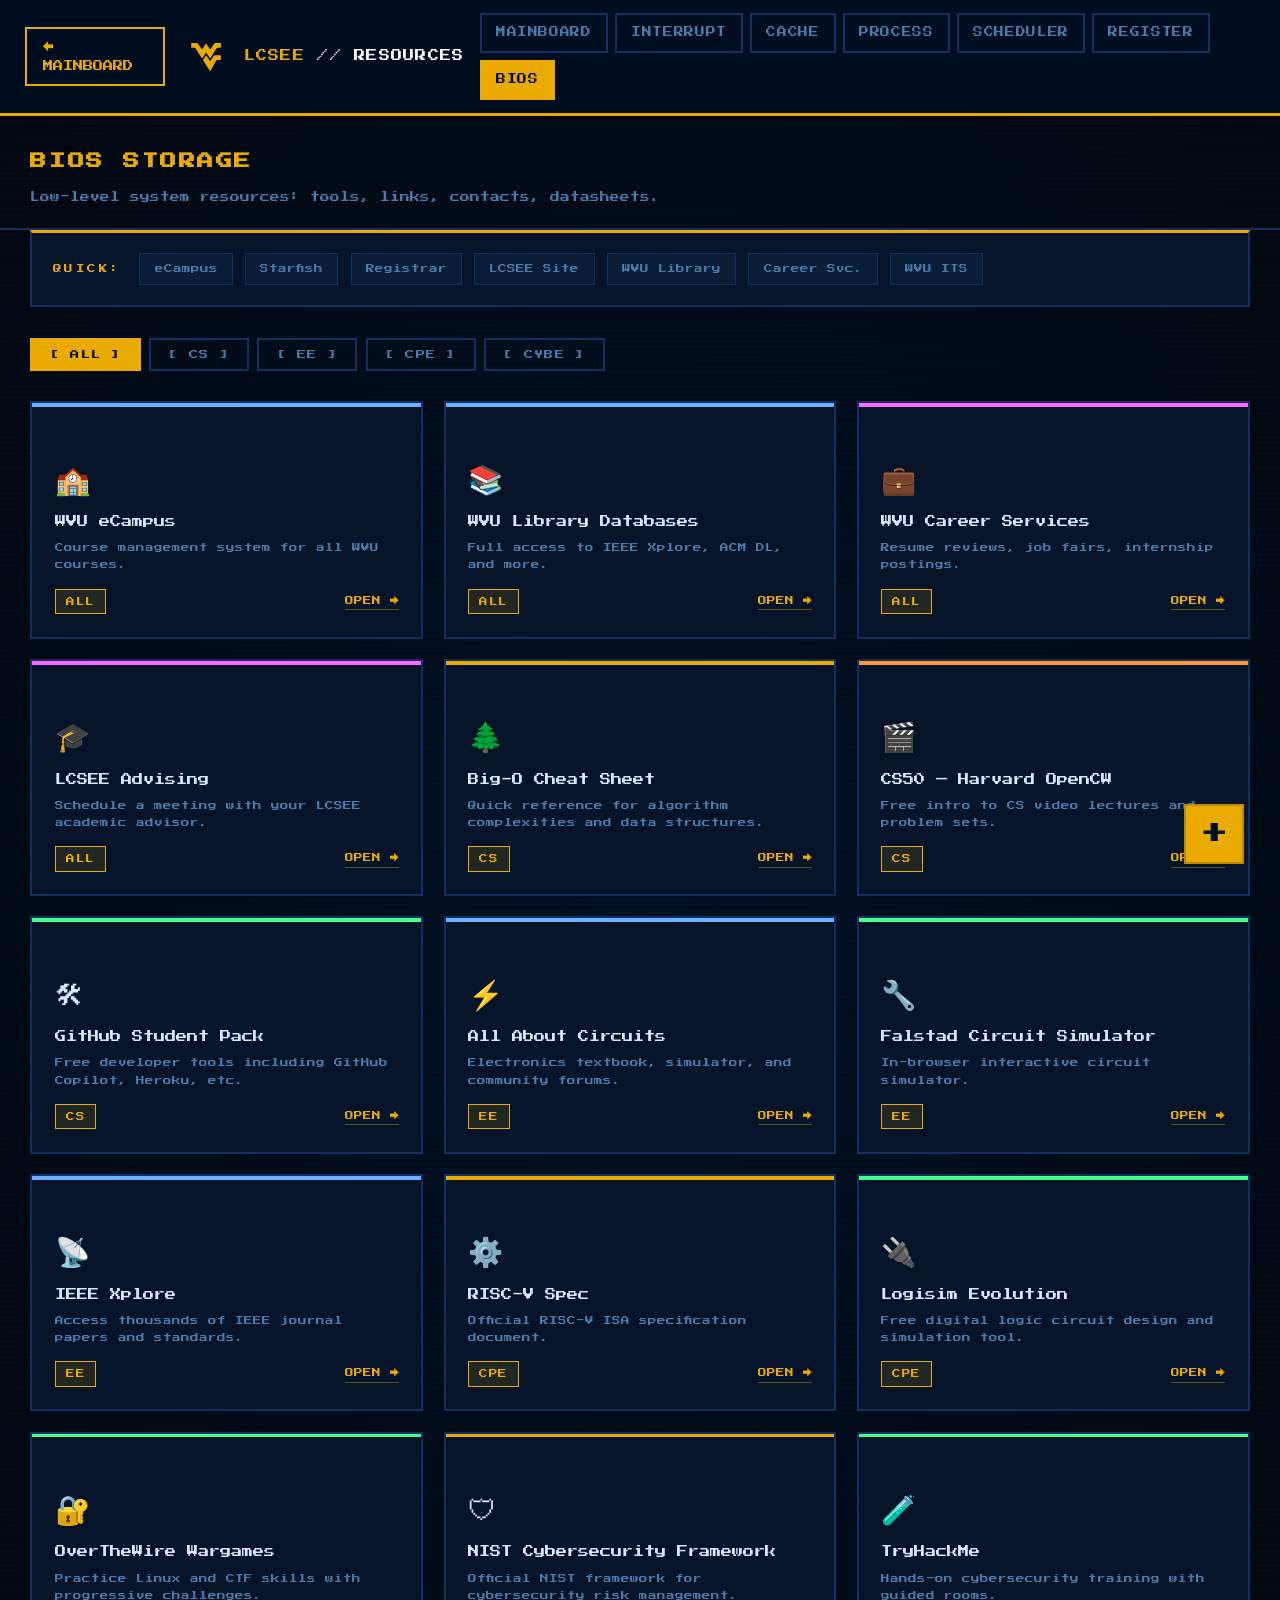
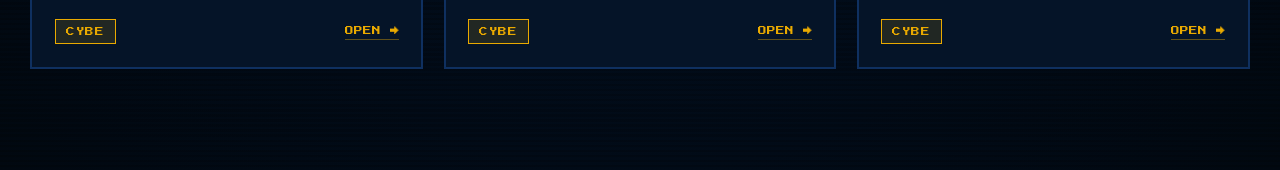
<file: homebase/resources.html>
<!DOCTYPE html>
<html lang="en">
<head>
  <meta charset="UTF-8" />
  <meta name="viewport" content="width=device-width, initial-scale=1.0" />
  <title>Resources — WVU Home Base</title>
  <link rel="stylesheet" href="style.css" />
  <style>
    .res-layout {
      max-width: min(1600px, 96vw);
      margin: 0 auto;
      padding: 0 1.5rem 3rem;
    }

    /* Major tabs */
    .major-tabs {
      display: flex;
      gap: 0.4rem;
      margin-bottom: 1.5rem;
      flex-wrap: wrap;
    }

    .major-tab {
      padding: 0.5rem 0.85rem;
      font-size: 0.45rem;
      background: transparent;
      border: 2px solid var(--border);
      color: var(--muted);
      cursor: pointer;
      font-family: var(--pixel-font);
      letter-spacing: 1px;
      transition: none;
    }

    .major-tab:hover { border-color: var(--wvu-gold); color: var(--wvu-gold); }

    .major-tab.active { background: var(--wvu-gold); color: var(--wvu-dark); border-color: var(--wvu-gold); box-shadow: var(--glow-gold); }

    .major-tab.cs   { --accent: #6ab0ff; }
    .major-tab.ee   { --accent: #44ff88; }
    .major-tab.cpe  { --accent: var(--wvu-gold); }
    .major-tab.cybe { --accent: #ff66ff; }

    /* Resource grid */
    .res-grid {
      display: grid;
      grid-template-columns: repeat(auto-fill, minmax(260px, 1fr));
      gap: 1rem;
      margin-bottom: 2rem;
    }

    .res-card {
      background: var(--surface);
      border: 2px solid var(--border);
      padding: 1.1rem;
      transition: none;
      position: relative;
      cursor: pointer;
    }

    .res-card::before {
      content: '';
      position: absolute;
      top: 0; left: 0; right: 0;
      height: 3px;
    }

    .res-card.type-link::before     { background: #6ab0ff; }
    .res-card.type-doc::before      { background: var(--wvu-gold); }
    .res-card.type-tool::before     { background: #44ff88; }
    .res-card.type-contact::before  { background: #ff66ff; }
    .res-card.type-video::before    { background: #ff9933; }

    .res-card:hover {
      border-color: var(--wvu-gold);
      box-shadow: var(--glow-gold);
    }

    .res-icon {
      font-size: 1.4rem;
      margin-bottom: 0.5rem;
      display: block;
    }

    .res-title {
      font-size: 0.55rem;
      color: var(--text);
      margin-bottom: 0.35rem;
      line-height: 1.8;
    }

    .res-desc {
      font-size: 0.42rem;
      color: var(--muted);
      line-height: 2;
      margin-bottom: 0.75rem;
    }

    .res-footer {
      display: flex;
      align-items: center;
      justify-content: space-between;
      margin-top: auto;
    }

    .res-link {
      font-size: 0.42rem;
      color: var(--wvu-gold);
      text-decoration: none;
      border-bottom: 1px solid rgba(234,170,0,0.4);
      padding-bottom: 1px;
    }

    .res-link:hover { border-color: var(--wvu-gold); }

    .res-del {
      background: none;
      border: none;
      color: transparent;
      cursor: pointer;
      font-size: 0.7rem;
      font-family: var(--pixel-font);
      transition: none;
    }

    .res-card:hover .res-del { color: var(--muted); }
    .res-del:hover { color: #ff5555 !important; }

    /* Pinned / quick links bar */
    .quicklinks {
      background: var(--surface);
      border: 2px solid var(--border);
      border-top: 3px solid var(--wvu-gold);
      padding: 1rem;
      margin-bottom: 1.5rem;
      display: flex;
      gap: 0.6rem;
      flex-wrap: wrap;
      align-items: center;
    }

    .ql-label {
      font-size: 0.42rem;
      color: var(--wvu-gold);
      letter-spacing: 2px;
      margin-right: 0.25rem;
    }

    .ql-btn {
      padding: 0.35rem 0.7rem;
      font-size: 0.42rem;
      border: 1px solid var(--border);
      color: var(--muted);
      background: var(--surface2);
      cursor: pointer;
      font-family: var(--pixel-font);
      transition: none;
      text-decoration: none;
      display: inline-block;
    }

    .ql-btn:hover { border-color: var(--wvu-gold); color: var(--wvu-gold); }

    /* FAB */
    .fab {
      position: fixed;
      bottom: 1.75rem;
      right: 1.75rem;
      background: var(--wvu-gold);
      color: var(--wvu-dark);
      border: 2px solid var(--wvu-gold-dark);
      width: 48px; height: 48px;
      font-size: 1.4rem;
      cursor: pointer;
      box-shadow: 4px 4px 0 var(--wvu-gold-dark), var(--glow-gold);
      display: flex;
      align-items: center;
      justify-content: center;
      font-family: var(--pixel-font);
      z-index: 50;
    }

    .fab:hover {
      background: var(--wvu-gold-light);
      transform: translate(2px, 2px);
      box-shadow: 2px 2px 0 var(--wvu-gold-dark);
    }
  </style>
</head>
<body>

<header class="topbar">
  <a href="index.html" class="back-btn">← MAINBOARD</a>
  <div class="topbar-logo" style="margin-left:0.5rem">
    <svg height="22" viewBox="0 0 287.90668 249.06667" style="vertical-align:middle;margin-right:7px;display:inline-block;flex-shrink:0">
      <g transform="matrix(1.3333333,0,0,-1.3333333,0,249.06667)"><g transform="scale(0.1)">
        <path fill="#EAAA00" d="m 2068.85,1867.99 h -332.91 l -19.98,-0.18 c -61.48,1.05 -83.77,-21.9 -102.23,-50.18 l -261.58,-387.69 -250.26,379.88 -8.35,12.46 c 0,0 -6.86,11.15 -18.87,11.49 v 0.02 c -0.02,0 -0.04,-0.01 -0.04,-0.01 0,0 -0.03,0.01 -0.04,0.01 v -0.02 c -12.01,-0.34 -18.87,-11.49 -18.87,-11.49 l -8.36,-12.46 -242.087,-379.88 -269.75,387.69 c -18.437,28.28 -40.726,51.23 -102.222,50.18 l -19.988,0.18 H 80.4141 L 80.3125,1551.48 H 276.363 c 41.27,0.41 60.43,-1.54 88.739,-35.52 l 11.738,-17.24 395.609,-619.814 c 0,0 12.883,-19.976 34.735,-20.086 23.578,-0.101 36.648,20.188 36.648,20.188 l 230.758,345.742 v -0.01 l 0.04,0.06 0.04,-0.06 v 0.01 l 239.59,-345.305 c 0,0 13.53,-20.465 33.86,-20.957 21.85,-0.539 33.89,20.481 33.89,20.481 l 390.41,619.751 11.74,17.24 c 20.18,31.69 45.76,35.01 87.03,34.59 l 197.66,0.93 v 316.51"/>
        <path fill="#EAAA00" d="M 1566.86,981.309 1353.46,642.91 1078.71,1041.59 867.063,730.289 1313.07,30.5313 c 15.39,-26.30083 27.59,-30.222706 33.88,-30.50005 13.47,-0.589844 21.25,6.62891 35.93,31.08985 L 1733.09,670.18 c 31.16,55.441 83.18,54.73 83.18,54.73 h 252.58 v 316.12 h -394.28 c -71.8,0 -107.71,-59.721 -107.71,-59.721"/>
      </g></g>
    </svg>
    LCSEE <span>// RESOURCES</span>
  </div>
  <nav class="topbar-nav">
    <a href="index.html"      class="nav-pill">MAINBOARD</a>
    <a href="updates.html"    class="nav-pill">INTERRUPT</a>
    <a href="flashcards.html" class="nav-pill">CACHE</a>
    <a href="tasks.html"      class="nav-pill">PROCESS</a>
    <a href="planner.html"    class="nav-pill">SCHEDULER</a>
    <a href="gpa.html"        class="nav-pill">REGISTER</a>
    <a href="resources.html"  class="nav-pill active">BIOS</a>
  </nav>
</header>

<div class="page-header" style="max-width:min(1600px,96vw);margin:0 auto;padding:1.5rem 1.5rem 1rem">
  <h1>BIOS STORAGE</h1>
  <p>Low-level system resources: tools, links, contacts, datasheets.</p>
</div>

<div class="res-layout">

  <!-- Quick Links Bar -->
  <div class="quicklinks">
    <span class="ql-label">QUICK:</span>
    <a class="ql-btn" href="https://ecampus.wvu.edu" target="_blank">eCampus</a>
    <a class="ql-btn" href="https://starfish.wvu.edu" target="_blank">Starfish</a>
    <a class="ql-btn" href="https://registrar.wvu.edu" target="_blank">Registrar</a>
    <a class="ql-btn" href="https://lcsee.wvu.edu" target="_blank">LCSEE Site</a>
    <a class="ql-btn" href="https://wvu.edu/library" target="_blank">WVU Library</a>
    <a class="ql-btn" href="https://career.wvu.edu" target="_blank">Career Svc.</a>
    <a class="ql-btn" href="https://it.wvu.edu" target="_blank">WVU ITS</a>
  </div>

  <!-- Major filter tabs -->
  <div class="major-tabs">
    <button class="major-tab active" onclick="filterMajor('all',this)">[ ALL ]</button>
    <button class="major-tab cs"   onclick="filterMajor('cs',this)"  >[ CS ]</button>
    <button class="major-tab ee"   onclick="filterMajor('ee',this)"  >[ EE ]</button>
    <button class="major-tab cpe"  onclick="filterMajor('cpe',this)" >[ CPE ]</button>
    <button class="major-tab cybe" onclick="filterMajor('cybe',this)">[ CYBE ]</button>
  </div>

  <div class="res-grid" id="resGrid"></div>

</div>

<button class="fab" onclick="openModal()" title="Add Resource">+</button>

<!-- Add Resource Modal -->
<div class="modal-overlay" id="modal">
  <div class="modal">
    <div class="modal-header">
      <h2>ADD RESOURCE</h2>
      <button class="modal-close" onclick="closeModal()">✕</button>
    </div>
    <div class="form-group">
      <label>Title</label>
      <input type="text" id="rTitle" placeholder="e.g. RISC-V Reference Card" />
    </div>
    <div class="form-group">
      <label>Description</label>
      <textarea id="rDesc" placeholder="What is this resource?" style="min-height:60px"></textarea>
    </div>
    <div class="form-group">
      <label>URL (optional)</label>
      <input type="url" id="rUrl" placeholder="https://…" />
    </div>
    <div class="grid-2">
      <div class="form-group">
        <label>Major</label>
        <select id="rMajor">
          <option value="all">All Majors</option>
          <option value="cs">Computer Science</option>
          <option value="ee">Electrical Engineering</option>
          <option value="cpe">Computer Engineering</option>
          <option value="cybe">Cyber Security</option>
        </select>
      </div>
      <div class="form-group">
        <label>Type</label>
        <select id="rType">
          <option value="link">🔗 Link</option>
          <option value="doc">📄 Document</option>
          <option value="tool">🔧 Tool</option>
          <option value="contact">👤 Contact</option>
          <option value="video">🎬 Video</option>
        </select>
      </div>
    </div>
    <div class="form-group">
      <label>Icon (emoji)</label>
      <input type="text" id="rIcon" maxlength="2" placeholder="📘" style="max-width:80px" />
    </div>
    <div style="display:flex;gap:0.75rem;justify-content:flex-end;margin-top:0.5rem">
      <button class="btn-outline" onclick="closeModal()">Cancel</button>
      <button class="btn-gold"    onclick="addResource()">Add</button>
    </div>
  </div>
</div>

<script>
const MAJOR_LABELS = { cs:'CS', ee:'EE', cpe:'CPE', cybe:'CYBE', all:'ALL' };
const TYPE_ICONS   = { link:'🔗', doc:'📄', tool:'🔧', contact:'👤', video:'🎬' };

let resources = JSON.parse(localStorage.getItem('hb_resources') || 'null') || [
  // All-major
  { id:1,  title:'WVU eCampus',              desc:'Course management system for all WVU courses.',           url:'https://ecampus.wvu.edu',                    major:'all',  type:'link',    icon:'🏫' },
  { id:2,  title:'WVU Library Databases',    desc:'Full access to IEEE Xplore, ACM DL, and more.',           url:'https://libraries.wvu.edu',                  major:'all',  type:'link',    icon:'📚' },
  { id:3,  title:'WVU Career Services',      desc:'Resume reviews, job fairs, internship postings.',         url:'https://career.wvu.edu',                     major:'all',  type:'contact', icon:'💼' },
  { id:4,  title:'LCSEE Advising',           desc:'Schedule a meeting with your LCSEE academic advisor.',    url:'https://lcsee.wvu.edu/advising',             major:'all',  type:'contact', icon:'🎓' },
  // CS
  { id:5,  title:'Big-O Cheat Sheet',        desc:'Quick reference for algorithm complexities and data structures.', url:'https://www.bigocheatsheet.com',     major:'cs',   type:'doc',     icon:'🌲' },
  { id:6,  title:'CS50 — Harvard OpenCW',   desc:'Free intro to CS video lectures and problem sets.',        url:'https://cs50.harvard.edu',                   major:'cs',   type:'video',   icon:'🎬' },
  { id:7,  title:'GitHub Student Pack',      desc:'Free developer tools including GitHub Copilot, Heroku, etc.', url:'https://education.github.com/pack',      major:'cs',   type:'tool',    icon:'🛠' },
  // EE
  { id:8,  title:'All About Circuits',       desc:'Electronics textbook, simulator, and community forums.',  url:'https://www.allaboutcircuits.com',           major:'ee',   type:'link',    icon:'⚡' },
  { id:9,  title:'Falstad Circuit Simulator',desc:'In-browser interactive circuit simulator.',                url:'https://www.falstad.com/circuit',            major:'ee',   type:'tool',    icon:'🔧' },
  { id:10, title:'IEEE Xplore',              desc:'Access thousands of IEEE journal papers and standards.',  url:'https://ieeexplore.ieee.org',                major:'ee',   type:'link',    icon:'📡' },
  // CpE
  { id:11, title:'RISC-V Spec',              desc:'Official RISC-V ISA specification document.',             url:'https://riscv.org/technical/specifications',  major:'cpe',  type:'doc',     icon:'⚙️' },
  { id:12, title:'Logisim Evolution',        desc:'Free digital logic circuit design and simulation tool.',  url:'https://github.com/logisim-evolution',        major:'cpe',  type:'tool',    icon:'🔌' },
  // CYBE
  { id:13, title:'OverTheWire Wargames',     desc:'Practice Linux and CTF skills with progressive challenges.', url:'https://overthewire.org/wargames',       major:'cybe', type:'tool',    icon:'🔐' },
  { id:14, title:'NIST Cybersecurity Framework', desc:'Official NIST framework for cybersecurity risk management.', url:'https://www.nist.gov/cyberframework', major:'cybe', type:'doc',     icon:'🛡' },
  { id:15, title:'TryHackMe',               desc:'Hands-on cybersecurity training with guided rooms.',       url:'https://tryhackme.com',                      major:'cybe', type:'tool',    icon:'🧪' },
];

function saveRes() { localStorage.setItem('hb_resources', JSON.stringify(resources)); }

let activeFilter = 'all';

function filterMajor(major, btn) {
  activeFilter = major;
  document.querySelectorAll('.major-tab').forEach(b => b.classList.remove('active'));
  btn.classList.add('active');
  renderGrid();
}

function renderGrid() {
  const filtered = resources.filter(r => activeFilter === 'all' || r.major === activeFilter);
  const el = document.getElementById('resGrid');

  if (!filtered.length) {
    el.innerHTML = '<div class="empty-state"><span class="icon">📭</span>No resources yet. Add one!</div>';
    return;
  }

  el.innerHTML = filtered.map(r => `
    <div class="res-card type-${r.type}">
      <button class="res-del" onclick="deleteRes(${r.id})">✕</button>
      <span class="res-icon">${r.icon || TYPE_ICONS[r.type]}</span>
      <div class="res-title">${r.title}</div>
      <div class="res-desc">${r.desc}</div>
      <div class="res-footer">
        <span class="tag">${MAJOR_LABELS[r.major]}</span>
        ${r.url
          ? `<a class="res-link" href="${r.url}" target="_blank" rel="noopener">OPEN →</a>`
          : `<span class="res-link" style="opacity:0.4">NO URL</span>`}
      </div>
    </div>
  `).join('');
}

function deleteRes(id) {
  resources = resources.filter(r => r.id !== id);
  saveRes();
  renderGrid();
}

function openModal()  { document.getElementById('modal').classList.add('open'); }
function closeModal() { document.getElementById('modal').classList.remove('open'); }

function addResource() {
  const title = document.getElementById('rTitle').value.trim();
  if (!title) { alert('Enter a title.'); return; }
  resources.push({
    id:    Date.now(),
    title,
    desc:  document.getElementById('rDesc').value.trim(),
    url:   document.getElementById('rUrl').value.trim(),
    major: document.getElementById('rMajor').value,
    type:  document.getElementById('rType').value,
    icon:  document.getElementById('rIcon').value || TYPE_ICONS[document.getElementById('rType').value],
  });
  saveRes();
  closeModal();
  renderGrid();
  document.getElementById('rTitle').value = '';
  document.getElementById('rDesc').value  = '';
  document.getElementById('rUrl').value   = '';
  document.getElementById('rIcon').value  = '';
}

document.getElementById('modal').addEventListener('click', e => {
  if (e.target === document.getElementById('modal')) closeModal();
});

renderGrid();
</script>
</body>
</html>
</file>
<file: homebase/style.css>
/* ===========================
   WVU Home Base — Pixel/Retro Theme
   WVU Gold #EAAA00 | Blue #002855
   Vibe: Retro terminal / pixel RPG
=========================== */

@import url('https://fonts.googleapis.com/css2?family=Press+Start+2P&display=swap');

:root {
  --wvu-blue:       #002855;
  --wvu-gold:       #EAAA00;
  --wvu-dark:       #000d1f;
  --wvu-light-blue: #0a2a5a;
  --wvu-gold-dark:  #b88a00;
  --wvu-gold-light: #ffd84d;
  --bg:             #010d1e;
  --surface:        #051428;
  --surface2:       #091e36;
  --border:         #0f3060;
  --border-gold:    #4a3800;
  --text:           #d4e8ff;
  --text-bright:    #ffffff;
  --muted:          #4a7aaa;
  --pixel-font:     'Press Start 2P', monospace;
  --body-font:      'Press Start 2P', monospace;
  --px: 1px;
}

/* ============= RESET ============= */
*, *::before, *::after {
  box-sizing: border-box;
  margin: 0;
  padding: 0;
}

/* NO border-radius anywhere — pixel sharp */
*, *::before, *::after {
  border-radius: 0 !important;
}

html { scroll-behavior: smooth; zoom: 1.27; }

/* ============= BODY / SCANLINES ============= */
body {
  background-color: var(--bg);
  color: var(--text);
  font-family: var(--pixel-font);
  font-size: 11px;
  line-height: 1.8;
  min-height: 100vh;
  overflow-x: hidden;
  image-rendering: pixelated;
  background-image:
    repeating-linear-gradient(
      0deg,
      transparent,
      transparent 2px,
      rgba(0, 0, 0, 0.18) 2px,
      rgba(0, 0, 0, 0.18) 4px
    ),
    radial-gradient(ellipse at center, #021228 0%, #010810 100%);
}

body { animation: pixelFadeIn 0.3s steps(6) forwards; }

@keyframes pixelFadeIn {
  from { opacity: 0; }
  to   { opacity: 1; }
}

a { text-decoration: none; color: inherit; }

/* ============= TOPBAR ============= */
.topbar {
  display: flex;
  align-items: center;
  gap: 0.75rem;
  padding: 0.65rem 1.25rem;
  background: var(--wvu-dark);
  border-bottom: 3px solid var(--wvu-gold);
  position: sticky;
  top: 0;
  z-index: 100;
  box-shadow: 0 2px 0 #000;
}

.topbar-logo {
  font-size: 0.55rem;
  color: var(--wvu-gold);
  letter-spacing: 1px;
  white-space: nowrap;
}

.topbar-logo span { color: #fff; }

.topbar-nav {
  display: flex;
  gap: 0.35rem;
  margin-left: auto;
  flex-wrap: wrap;
}

/* Pixel nav pills */
.nav-pill {
  padding: 0.45rem 0.7rem;
  font-size: 0.48rem;
  cursor: pointer;
  border: 2px solid var(--border);
  color: var(--muted);
  background: transparent;
  transition: none;
  letter-spacing: 0.5px;
  position: relative;
}

.nav-pill:hover {
  color: var(--wvu-gold);
  border-color: var(--wvu-gold);
  background: rgba(234,170,0,0.1);
}

.nav-pill.active {
  color: var(--wvu-dark);
  background: var(--wvu-gold);
  border-color: var(--wvu-gold);
}

/* Back button */
.back-btn {
  display: inline-flex;
  align-items: center;
  gap: 0.4rem;
  font-size: 0.5rem;
  color: var(--wvu-gold);
  background: transparent;
  border: 2px solid var(--wvu-gold);
  padding: 0.45rem 0.75rem;
  cursor: pointer;
  text-decoration: none;
  transition: none;
}

.back-btn:hover {
  background: var(--wvu-gold);
  color: var(--wvu-dark);
}

/* ============= PAGE HEADER ============= */
.page-header {
  padding: 1.5rem 1.5rem 1rem;
  border-bottom: 2px solid var(--border);
  margin-bottom: 1.5rem;
}

.page-header h1 {
  font-size: 0.8rem;
  color: var(--wvu-gold);
  margin-bottom: 0.6rem;
  letter-spacing: 2px;
}

.page-header p {
  color: var(--muted);
  font-size: 0.48rem;
  line-height: 2;
}

/* ============= PIXEL CARD ============= */
.card {
  background: var(--surface);
  border: 2px solid var(--border);
  padding: 1.1rem;
  transition: none;
  position: relative;
}

.card::after {
  content: '';
  position: absolute;
  inset: 0;
  border: 2px solid transparent;
  pointer-events: none;
}

.card:hover {
  border-color: var(--wvu-gold);
}

/* ============= BUTTONS ============= */
.btn-gold {
  background: var(--wvu-gold);
  color: var(--wvu-dark);
  border: 2px solid var(--wvu-gold-dark);
  padding: 0.6rem 1rem;
  font-size: 0.5rem;
  cursor: pointer;
  font-family: var(--pixel-font);
  transition: none;
  text-transform: uppercase;
  letter-spacing: 1px;
  box-shadow: 3px 3px 0 var(--wvu-gold-dark);
}

.btn-gold:hover {
  background: var(--wvu-gold-light);
  box-shadow: 1px 1px 0 var(--wvu-gold-dark);
  transform: translate(2px, 2px);
}

.btn-gold:active {
  box-shadow: none;
  transform: translate(3px, 3px);
}

.btn-outline {
  background: transparent;
  color: var(--wvu-gold);
  border: 2px solid var(--wvu-gold);
  padding: 0.55rem 0.9rem;
  font-size: 0.5rem;
  cursor: pointer;
  font-family: var(--pixel-font);
  transition: none;
  text-transform: uppercase;
  letter-spacing: 1px;
  box-shadow: 3px 3px 0 var(--border-gold);
}

.btn-outline:hover {
  background: var(--wvu-gold);
  color: var(--wvu-dark);
  box-shadow: 1px 1px 0 var(--border-gold);
  transform: translate(2px, 2px);
}

.btn-outline:active {
  box-shadow: none;
  transform: translate(3px, 3px);
}

/* Danger variant */
.btn-danger {
  background: transparent;
  color: #ff5555;
  border: 2px solid #ff5555;
  padding: 0.45rem 0.75rem;
  font-size: 0.48rem;
  cursor: pointer;
  font-family: var(--pixel-font);
  box-shadow: 3px 3px 0 #660000;
}

.btn-danger:hover {
  background: #ff5555;
  color: #000;
  transform: translate(2px, 2px);
  box-shadow: 1px 1px 0 #660000;
}

/* ============= INPUTS ============= */
input, textarea, select {
  background: var(--surface2);
  border: 2px solid var(--border);
  color: var(--text);
  padding: 0.6rem 0.75rem;
  font-size: 0.52rem;
  font-family: var(--pixel-font);
  outline: none;
  width: 100%;
  transition: none;
  caret-color: var(--wvu-gold);
}

input:focus, textarea:focus, select:focus {
  border-color: var(--wvu-gold);
  box-shadow: inset 0 0 0 1px var(--wvu-gold);
}

input::placeholder, textarea::placeholder {
  color: var(--muted);
  opacity: 0.7;
}

textarea {
  resize: vertical;
  min-height: 80px;
}

label {
  display: block;
  font-size: 0.48rem;
  color: var(--muted);
  margin-bottom: 0.4rem;
  text-transform: uppercase;
  letter-spacing: 1px;
}

.form-group { margin-bottom: 1.1rem; }

/* ============= TAGS / BADGES ============= */
.tag {
  display: inline-block;
  padding: 0.2rem 0.5rem;
  font-size: 0.42rem;
  font-weight: 400;
  background: rgba(234,170,0,0.12);
  color: var(--wvu-gold);
  border: 1px solid var(--wvu-gold);
  letter-spacing: 0.5px;
  text-transform: uppercase;
}

.tag.blue {
  background: rgba(0,40,120,0.5);
  color: #6ab0ff;
  border-color: #0055cc;
}

.tag.green {
  background: rgba(0,120,60,0.15);
  color: #44ff88;
  border-color: #00aa44;
}

.tag.red {
  background: rgba(180,0,0,0.15);
  color: #ff5555;
  border-color: #cc0000;
}

.tag.purple {
  background: rgba(100,0,180,0.15);
  color: #cc88ff;
  border-color: #8800cc;
}

/* ============= MAJOR COLOR TAGS ============= */
.tag.dept-cs   { background: rgba(30,80,255,0.12); color: #6ab0ff; border-color: #1e50ff; }
.tag.dept-ee   { background: rgba(60,200,60,0.1);  color: #44ff88; border-color: #00cc44; }
.tag.dept-cpe  { background: rgba(234,170,0,0.12); color: var(--wvu-gold); border-color: var(--wvu-gold); }
.tag.dept-cybe { background: rgba(200,0,200,0.1);  color: #ff66ff; border-color: #cc00cc; }

/* ============= SCROLLBAR ============= */
::-webkit-scrollbar { width: 8px; height: 8px; }
::-webkit-scrollbar-track { background: var(--bg); border-left: 1px solid var(--border); }
::-webkit-scrollbar-thumb { background: var(--border); }
::-webkit-scrollbar-thumb:hover { background: var(--wvu-gold); }

/* ============= GRID UTILS ============= */
.grid-2 { display: grid; grid-template-columns: 1fr 1fr; gap: 1rem; }
.grid-3 { display: grid; grid-template-columns: repeat(3, 1fr); gap: 1rem; }

@media (max-width: 700px) {
  .grid-2, .grid-3 { grid-template-columns: 1fr; }
  .topbar-logo { font-size: 0.42rem; }
  .topbar-nav  { gap: 0.2rem; }
  .nav-pill    { font-size: 0.38rem; padding: 0.35rem 0.45rem; }
}

/* ============= DIVIDER ============= */
.divider {
  border: none;
  border-top: 2px solid var(--border);
  margin: 1.25rem 0;
}

/* ============= PIXEL SEPARATOR (dots) ============= */
.pixel-sep {
  display: flex;
  gap: 4px;
  align-items: center;
  margin: 1rem 0;
}

.pixel-sep span {
  width: 4px; height: 4px;
  background: var(--border);
}

/* ============= EMPTY STATE ============= */
.empty-state {
  text-align: center;
  padding: 3rem 1rem;
  color: var(--muted);
  font-size: 0.5rem;
  line-height: 2.5;
}

.empty-state .icon {
  font-size: 2rem;
  margin-bottom: 0.75rem;
  display: block;
}

/* ============= MODAL ============= */
.modal-overlay {
  display: none;
  position: fixed;
  inset: 0;
  background: rgba(0,0,0,0.8);
  z-index: 500;
  justify-content: center;
  align-items: center;
}

.modal-overlay.open { display: flex; }

.modal {
  background: var(--surface);
  border: 3px solid var(--wvu-gold);
  padding: 1.5rem;
  width: min(500px, 95vw);
  max-height: 90vh;
  overflow-y: auto;
  box-shadow: 6px 6px 0 #000;
  animation: pixelModalIn 0.15s steps(4) forwards;
}

@keyframes pixelModalIn {
  from { transform: scale(0.9); opacity: 0; }
  to   { transform: scale(1);   opacity: 1; }
}

.modal-header {
  display: flex;
  align-items: center;
  justify-content: space-between;
  margin-bottom: 1.25rem;
  padding-bottom: 0.75rem;
  border-bottom: 2px solid var(--border);
}

.modal-header h2 {
  font-size: 0.65rem;
  color: var(--wvu-gold);
  letter-spacing: 1px;
}

.modal-close {
  background: none;
  border: 2px solid var(--border);
  color: var(--muted);
  font-size: 0.75rem;
  cursor: pointer;
  padding: 0.2rem 0.5rem;
  font-family: var(--pixel-font);
  transition: none;
}

.modal-close:hover {
  border-color: #ff5555;
  color: #ff5555;
}

/* ============= CURSOR BLINK ============= */
@keyframes blink {
  0%, 100% { opacity: 1; }
  50%       { opacity: 0; }
}

.blink { animation: blink 1s step-end infinite; }

/* ============= PIXEL STAT BOX ============= */
.pixel-stat {
  background: var(--surface);
  border: 2px solid var(--border);
  padding: 0.9rem;
  text-align: center;
  position: relative;
}

.pixel-stat::before {
  content: '';
  position: absolute;
  top: 0; left: 0; right: 0;
  height: 2px;
  background: var(--wvu-gold);
}

.pixel-stat-num {
  font-size: 1.1rem;
  color: var(--wvu-gold);
  display: block;
  margin-bottom: 0.35rem;
}

.pixel-stat-label {
  font-size: 0.42rem;
  color: var(--muted);
  text-transform: uppercase;
  letter-spacing: 1px;
}

/* ============= FAB ============= */
.fab {
  position: fixed;
  bottom: 1.75rem;
  right: 1.75rem;
  background: var(--wvu-gold);
  color: var(--wvu-dark);
  border: 2px solid var(--wvu-gold-dark);
  width: 48px;
  height: 48px;
  font-size: 1.4rem;
  cursor: pointer;
  box-shadow: 4px 4px 0 var(--wvu-gold-dark);
  display: flex;
  align-items: center;
  justify-content: center;
  font-family: var(--pixel-font);
  z-index: 50;
  transition: none;
}

.fab:hover {
  background: var(--wvu-gold-light);
  transform: translate(2px, 2px);
  box-shadow: 2px 2px 0 var(--wvu-gold-dark);
}

.fab:active {
  transform: translate(4px, 4px);
  box-shadow: none;
}

/* ============= PROGRESS BAR ============= */
.pixel-progress {
  height: 12px;
  background: var(--surface2);
  border: 2px solid var(--border);
  overflow: hidden;
}

.pixel-progress-fill {
  height: 100%;
  background: repeating-linear-gradient(
    90deg,
    var(--wvu-gold) 0px,
    var(--wvu-gold) 8px,
    var(--wvu-gold-dark) 8px,
    var(--wvu-gold-dark) 10px
  );
  transition: width 0.2s steps(10);
}

/* ============= SECTION LABEL ============= */
.section-label {
  font-size: 0.48rem;
  color: var(--muted);
  text-transform: uppercase;
  letter-spacing: 2px;
  margin-bottom: 0.75rem;
  display: flex;
  align-items: center;
  gap: 0.5rem;
}

.section-label::after {
  content: '';
  flex: 1;
  height: 1px;
  background: var(--border);
}

/* ============= NOTIFICATION DOT ============= */
.notif-dot {
  width: 6px;
  height: 6px;
  background: #ff5555;
  display: inline-block;
  margin-left: 4px;
  animation: blink 1.5s step-end infinite;
}

/* ============= PIXEL TABLE ============= */
.pixel-table {
  width: 100%;
  border-collapse: collapse;
  font-size: 0.5rem;
}

.pixel-table th {
  background: var(--wvu-blue);
  color: var(--wvu-gold);
  padding: 0.6rem 0.8rem;
  text-align: left;
  border: 1px solid var(--border);
  font-size: 0.45rem;
  text-transform: uppercase;
  letter-spacing: 1px;
}

.pixel-table td {
  padding: 0.55rem 0.8rem;
  border: 1px solid var(--border);
  color: var(--text);
  font-size: 0.48rem;
}

.pixel-table tr:hover td { background: var(--surface2); }
</file>
